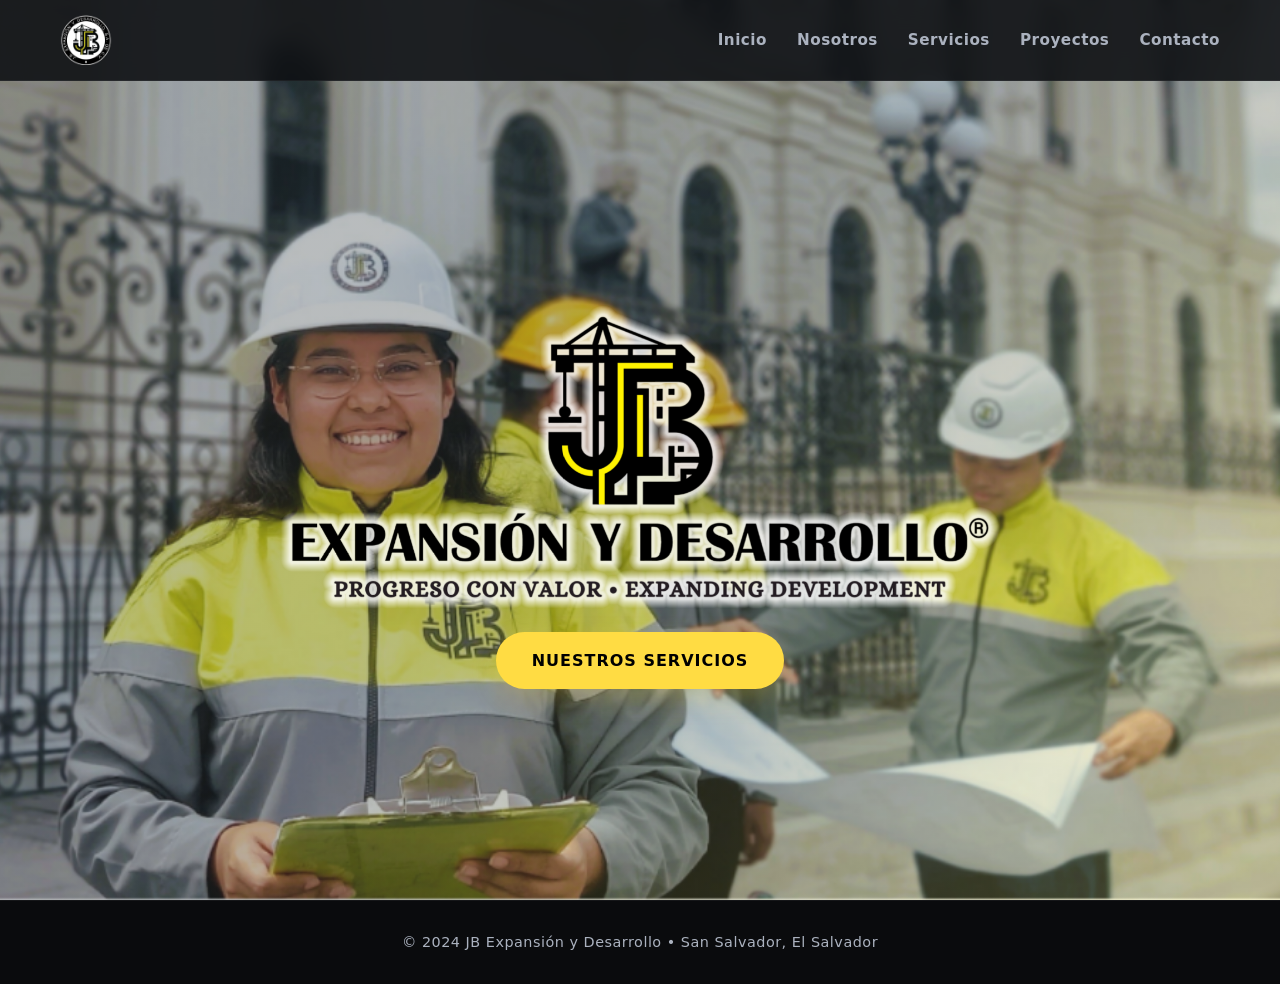
<file: index.html>
<!DOCTYPE html>
<html lang="es">
<head>
    <meta charset="UTF-8">
    <meta name="viewport" content="width=device-width, initial-scale=1.0">
    <title>JB Expansión y Desarrollo | Construimos hoy, inspiramos el mañana</title>
    <link rel="icon" type="image/png" href="JBlogoPNG.png">
    <link rel="stylesheet" href="estilos.css">
</head>
<body>
    <header>
        <nav>
            <img src="JBlogoPNG.png" alt="JB Expansión y Desarrollo" class="logo-img">
            <div class="nav-links">
                <a href="index.html">Inicio</a>
                <a href="nosotros.html">Nosotros</a>
                <a href="servicios.html">Servicios</a>
                <a href="proyectos.html">Proyectos</a>
                <a href="contacto.html">Contacto</a>
            </div>
        </nav>
    </header>

    <section class="hero">
        <div class="hero-content">

         <img src="IMAGOTIPO (2).png" alt="JB Expansión y Desarrollo" class="hero-imagotipo">

         <a href="servicios.html" class="btn">Nuestros Servicios</a>

        </div>
    </section>

    <footer>
        <p>© 2024 JB Expansión y Desarrollo • San Salvador, El Salvador</p>
    </footer>
</body>
</html>
</file>
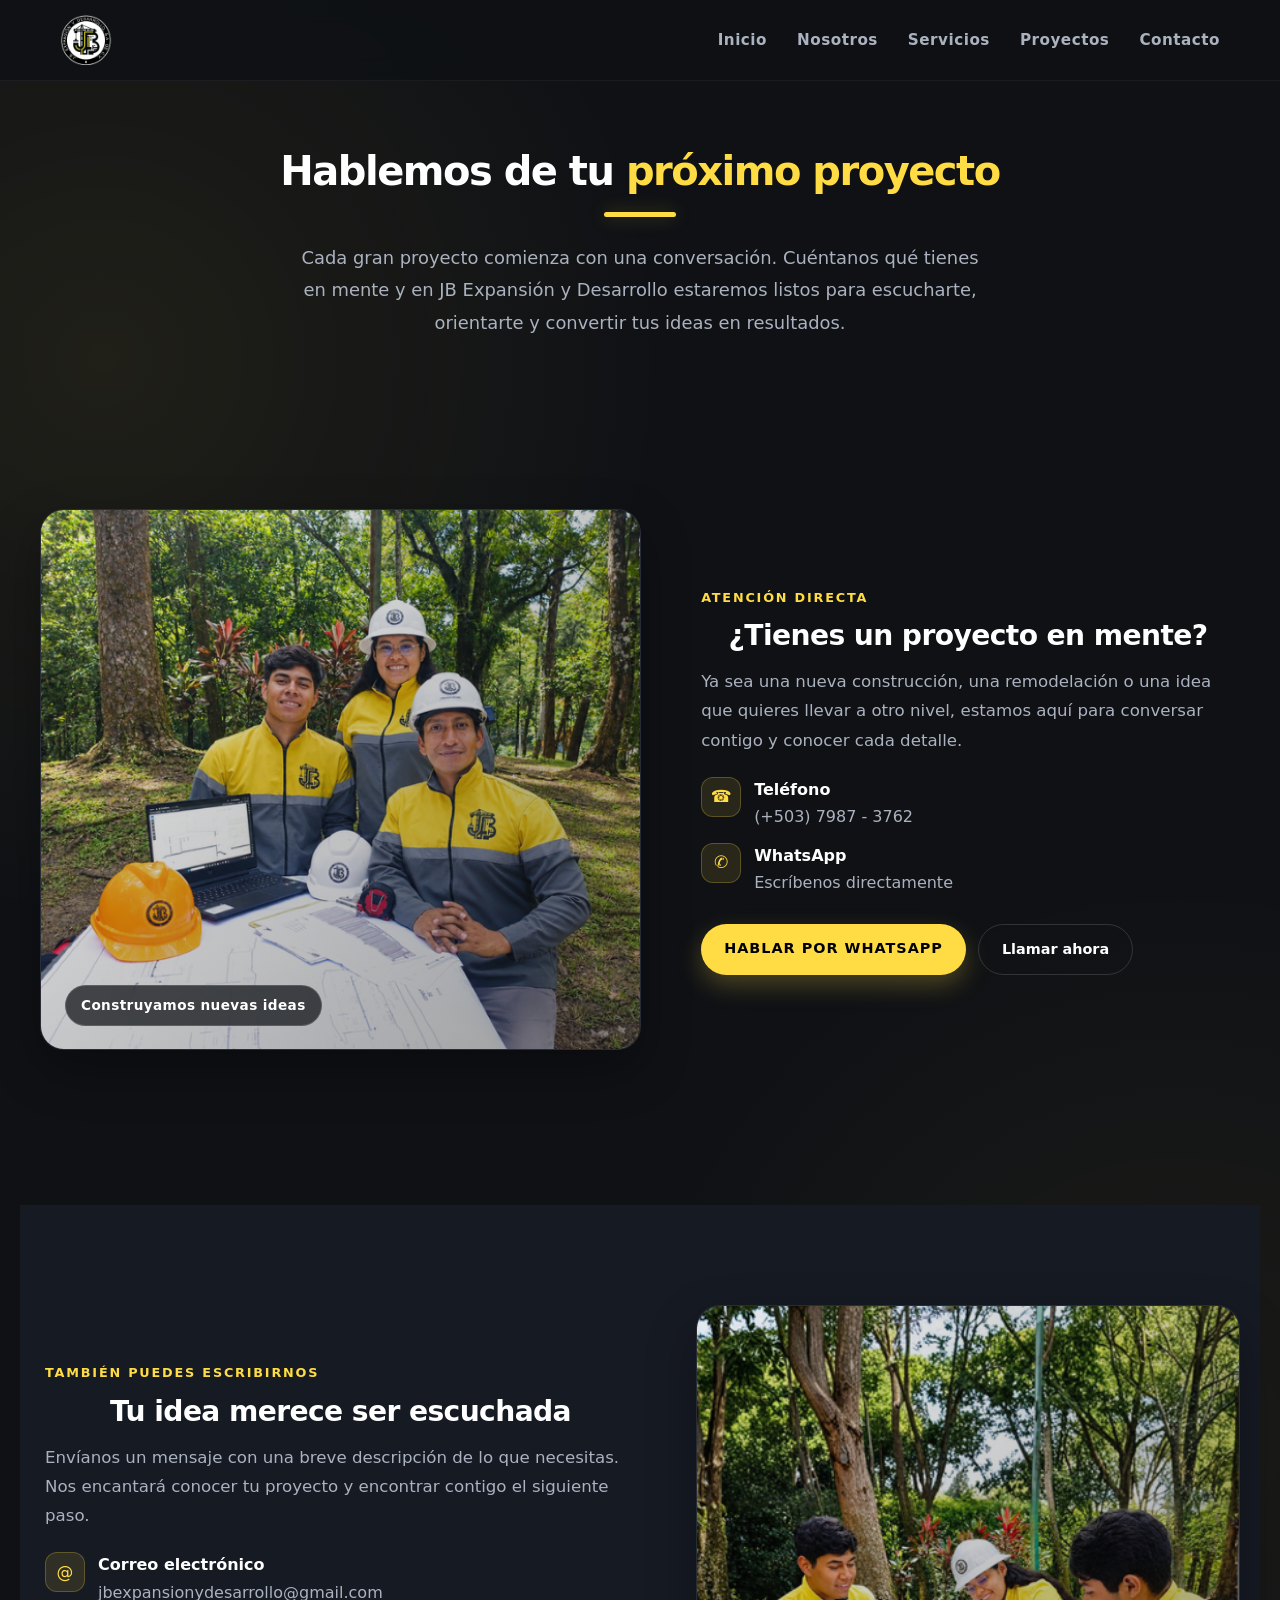
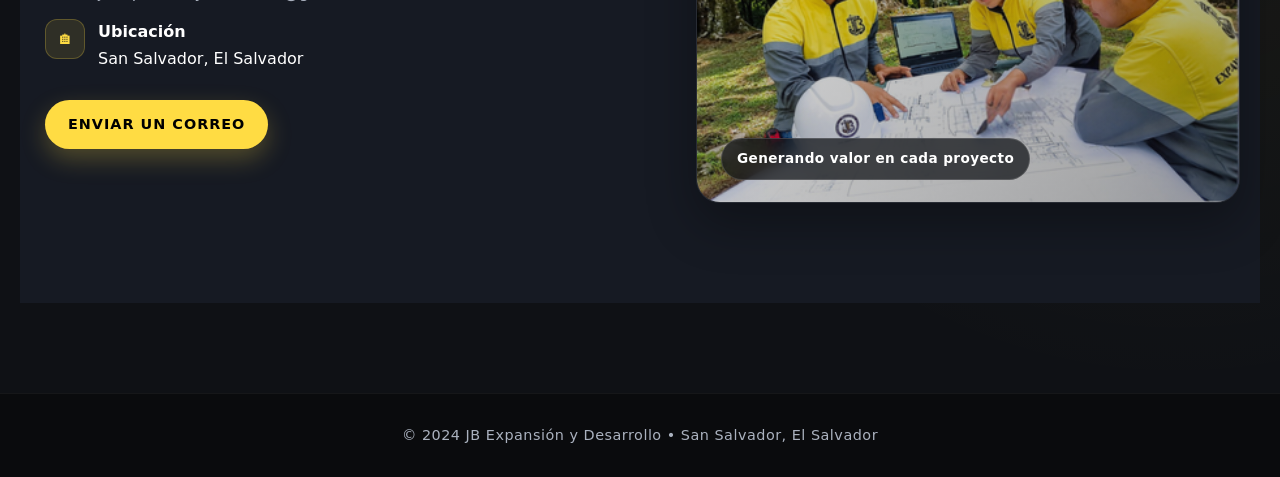
<file: contacto.html>
<!DOCTYPE html>
<html lang="es">
<head>
    <meta charset="UTF-8">
    <meta name="viewport" content="width=device-width, initial-scale=1.0">
    <meta name="description" content="Contacta con JB Expansión y Desarrollo para conversar sobre tu próximo proyecto.">
    <title>JB Expansión y Desarrollo | Contáctanos</title>
    <link rel="icon" type="image/png" href="JBlogoPNG.png">
    <link rel="stylesheet" href="estilos.css">
</head>
<body>
    <header>
        <nav>
            <img src="JBlogoPNG.png" alt="JB Expansión y Desarrollo" class="logo-img">
            <div class="nav-links">
                <a href="index.html">Inicio</a>
                <a href="nosotros.html">Nosotros</a>
                <a href="servicios.html">Servicios</a>
                <a href="proyectos.html">Proyectos</a>
                <a href="contacto.html">Contacto</a>
            </div>
        </nav>
    </header>

    <main class="contact-page">
        <div class="contact-intro">
            <h1>Hablemos de tu <span>próximo proyecto</span></h1>
            <div class="accent"></div>
            <p>
                Cada gran proyecto comienza con una conversación. Cuéntanos qué tienes en mente
                y en JB Expansión y Desarrollo estaremos listos para escucharte, orientarte y
                convertir tus ideas en resultados.
            </p>
        </div>

        <div class="contact-layout">
            <section class="contact-row">
                <div class="contact-visual">
                    <img src="ImgCont1.png" alt="Proyecto de JB Expansión y Desarrollo">
                    <span class="visual-label">Construyamos nuevas ideas</span>
                </div>

                <div class="contact-copy">
                    <span class="contact-kicker">Atención directa</span>
                    <h2>¿Tienes un proyecto en mente?</h2>
                    <p>
                        Ya sea una nueva construcción, una remodelación o una idea que quieres llevar
                        a otro nivel, estamos aquí para conversar contigo y conocer cada detalle.
                    </p>

                    <div class="contact-detail">
                        <span class="contact-icon">☎</span>
                        <div>
                            <strong>Teléfono</strong>
                            <a href="tel:+50379873762">(+503) 7987 - 3762</a>
                        </div>
                    </div>

                    <div class="contact-detail">
                        <span class="contact-icon">✆</span>
                        <div>
                            <strong>WhatsApp</strong>
                            <a href="https://wa.me/50379873762" target="_blank" rel="noopener noreferrer">Escríbenos directamente</a>
                        </div>
                    </div>

                    <div class="contact-actions">
                        <a class="btn" href="https://wa.me/50379873762" target="_blank" rel="noopener noreferrer">Hablar por WhatsApp</a>
                        <a class="btn-outline" href="tel:+50379873762">Llamar ahora</a>
                    </div>
                </div>
            </section>

            <section class="contact-row reverse">
                <div class="contact-visual">
                    <img src="ImgCont2.png" alt="Trabajo y desarrollo de proyectos">
                    <span class="visual-label">Generando valor en cada proyecto</span>
                </div>

                <div class="contact-copy">
                    <span class="contact-kicker">También puedes escribirnos</span>
                    <h2>Tu idea merece ser escuchada</h2>
                    <p>
                        Envíanos un mensaje con una breve descripción de lo que necesitas. Nos encantará
                        conocer tu proyecto y encontrar contigo el siguiente paso.
                    </p>

                    <div class="contact-detail">
                        <span class="contact-icon">@</span>
                        <div>
                            <strong>Correo electrónico</strong>
                            <a href="mailto:jbexpansionydesarrollo@gmail.com">jbexpansionydesarrollo@gmail.com</a>
                        </div>
                    </div>

                    <div class="contact-detail">
                        <span class="contact-icon">🏠︎</span>
                        <div>
                            <strong>Ubicación</strong>
                            <span>San Salvador, El Salvador</span>
                        </div>
                    </div>

                    <div class="contact-actions">
                        <a class="btn" href="mailto:jbexpansionydesarrollo@gmail.com">Enviar un correo</a>
                    </div>
                </div>
            </section>

        </div>
    </main>

    <footer>
        <p>© 2024 JB Expansión y Desarrollo • San Salvador, El Salvador</p>
    </footer>
</body>
</html>
</file>
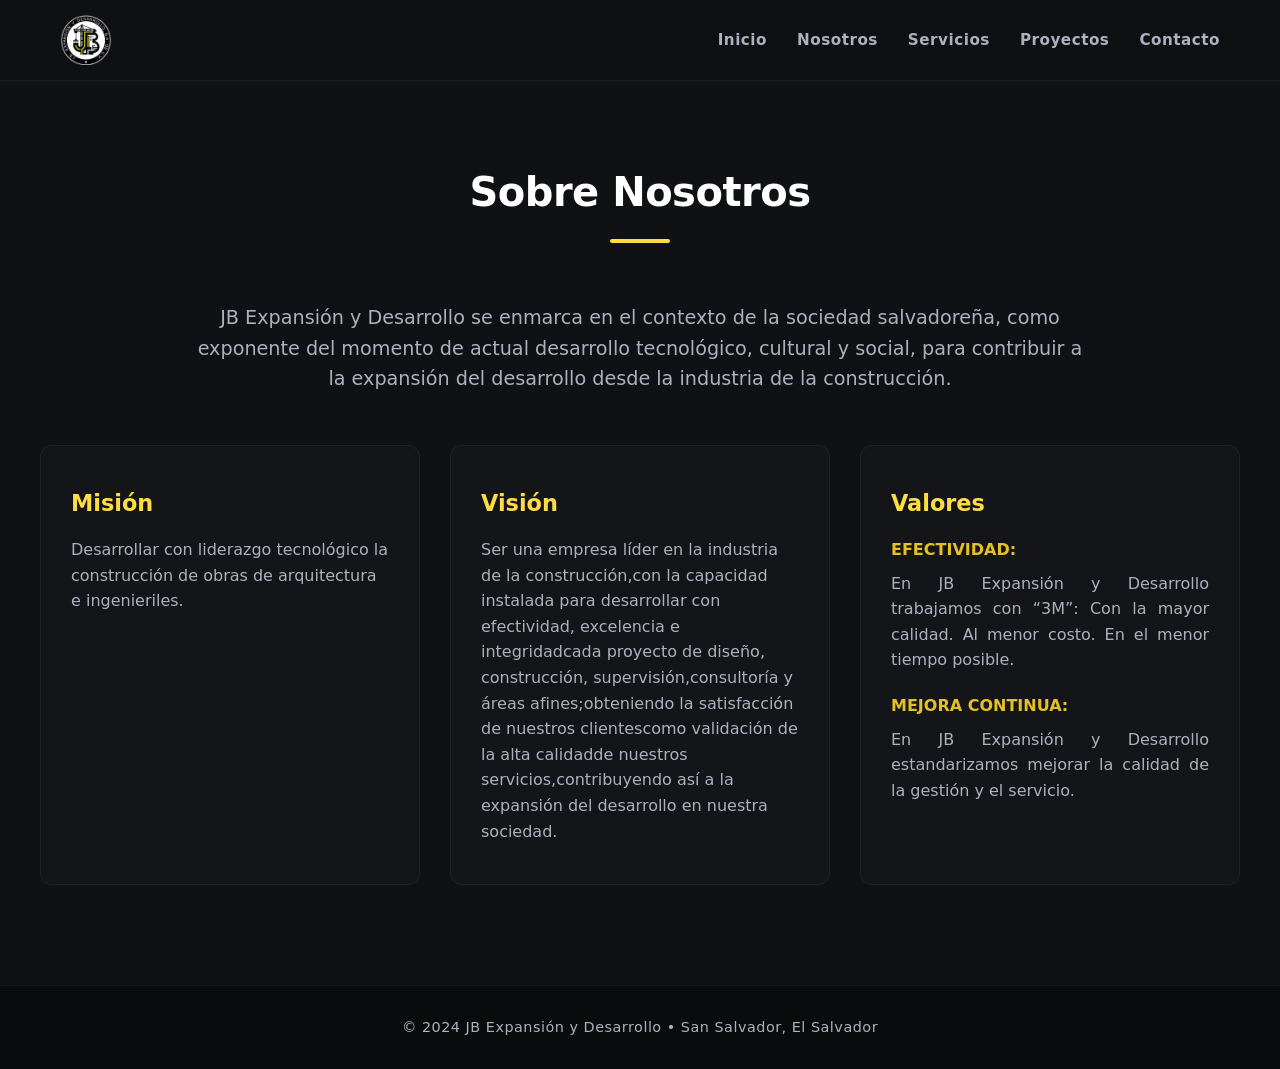
<file: nosotros.html>
<!DOCTYPE html>
<html lang="es">
<head>
    <meta charset="UTF-8">
    <meta name="viewport" content="width=device-width, initial-scale=1.0">
    <title>JB Expansión y Desarrollo | Sobre Nosotros</title>
    <link rel="icon" type="image/png" href="JBlogoPNG.png">
    <link rel="stylesheet" href="estilos.css">
</head>
<body>
    <header>
        <nav>
            <img src="JBlogoPNG.png" alt="JB Expansión y Desarrollo" class="logo-img">
            <div class="nav-links">
                <a href="index.html">Inicio</a>
                <a href="nosotros.html">Nosotros</a>
                <a href="servicios.html">Servicios</a>
                <a href="proyectos.html">Proyectos</a>
                <a href="contacto.html">Contacto</a>
            </div>
        </nav>
    </header>

    <section style="padding-top: 160px;">
        <div class="container">
            <h2>Sobre Nosotros</h2>
            <p style="text-align:center; font-size:1.2rem; max-width:900px; margin:0 auto 50px; color: var(--text-muted);">
                JB Expansión y Desarrollo se enmarca en el contexto de la sociedad salvadoreña,
                como exponente del momento de actual desarrollo tecnológico, cultural y social, para contribuir
                a la expansión del desarrollo desde la industria  de la construcción.
            </p>

            <div class="grid-mv">
                <div class="card-mv">
                    <h3>Misión</h3>
                    <p>Desarrollar con liderazgo tecnológico 
                    la construcción de obras de arquitectura e ingenieriles.</p>
                </div>

                <div class="card-mv">
                    <h3>Visión</h3>
                    <p>Ser una empresa líder en la industria de la construcción,con la capacidad instalada para desarrollar con efectividad, excelencia e integridadcada proyecto de diseño, construcción, supervisión,consultoría y áreas afines;obteniendo la satisfacción de nuestros clientescomo validación de la alta calidadde nuestros servicios,contribuyendo así a la expansión del desarrollo en nuestra sociedad.</p>
                </div>

                <div class="card-mv">
                    <h3>Valores</h3>
                    <ul class="valores-container">
                        <li>
                            <strong>EFECTIVIDAD:</strong>
                            <p>En JB Expansión y Desarrollo trabajamos con “3M”:
                            Con la <span>mayor</span> calidad.
                            Al menor costo.
                            En el menor tiempo posible.</p>
                        </li>
                        <li>
                            <strong>MEJORA CONTINUA:</strong>
                        <p>En JB Expansión y Desarrollo estandarizamos mejorar
                        la calidad de la gestión y el servicio.</p>
                        </li>
                    </ul>
                </div>
            </div>
        </div>
    </section>

    <footer>
        <p>© 2024 JB Expansión y Desarrollo • San Salvador, El Salvador</p>
    </footer>
</body>
</html>
</file>
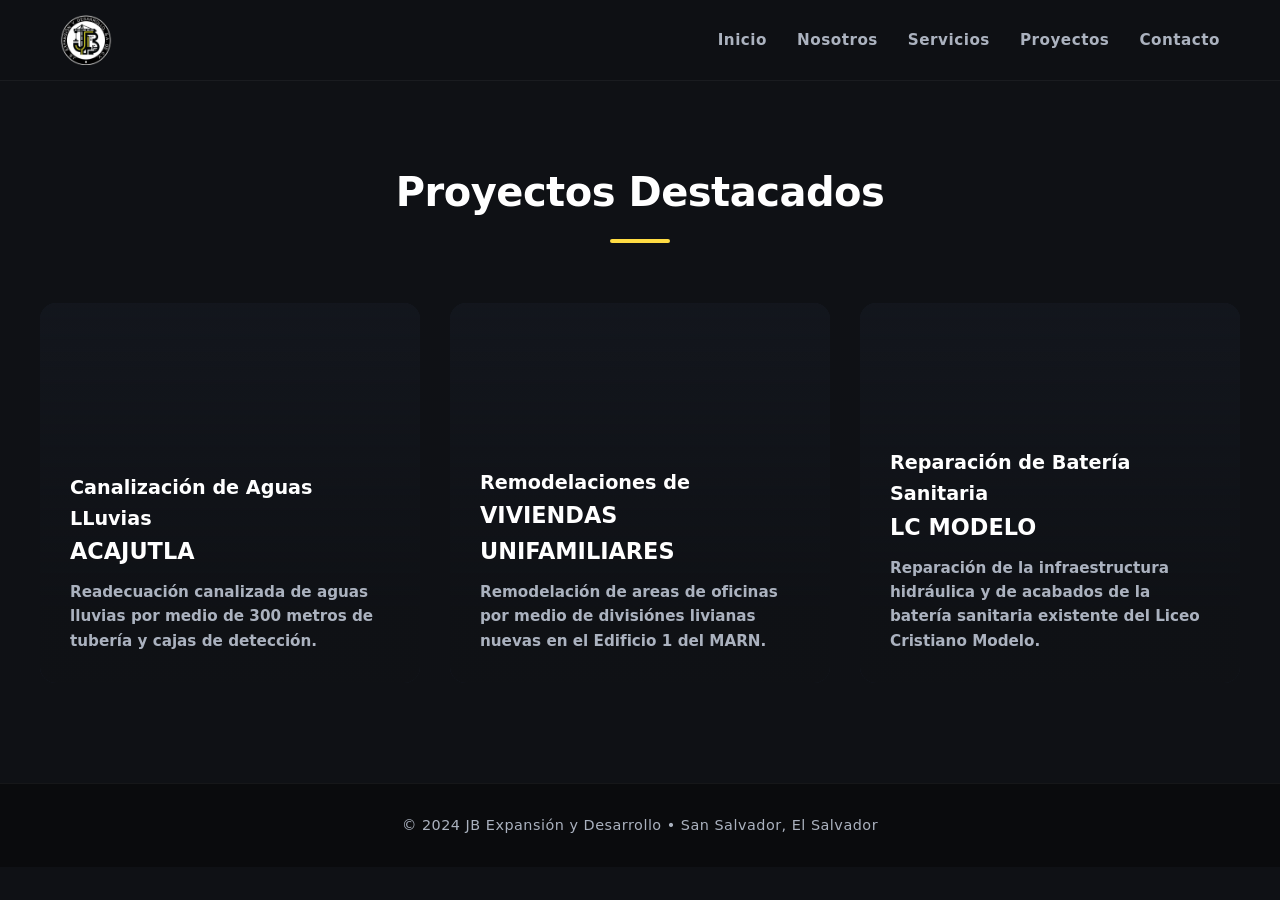
<file: proyectos.html>
<!DOCTYPE html>
<html lang="es">
<head>
    <meta charset="UTF-8">
    <meta name="viewport" content="width=device-width, initial-scale=1.0">
    <title>JB Expansión y Desarrollo | Nuestros Proyectos</title>
    <link rel="icon" type="image/png" href="JBlogoPNG.png">
    <link rel="stylesheet" href="estilos.css">
</head>
<body>
    <header>
        <nav>
            <img src="JBlogoPNG.png" alt="JB Expansión y Desarrollo" class="logo-img">
            <div class="nav-links">
                <a href="index.html">Inicio</a>
                <a href="nosotros.html">Nosotros</a>
                <a href="servicios.html">Servicios</a>
                <a href="proyectos.html">Proyectos</a>
                <a href="contacto.html">Contacto</a>
            </div>
        </nav>
    </header>

    <section style="padding-top: 160px;">
        <div class="container">
            <h2>Proyectos Destacados</h2>
            <div class="projects-grid">

                <div class="card project-card">
                    <div class="project-slideshow" aria-label="Galería de imágenes: Canalización de aguas lluvias en Acajutla">
                        <img src="ImgProyAcaj4.jpg" alt="Canalización de aguas lluvias en Acajutla - imagen 1" class="slide slide-1">
                        <img src="ImgProyAcaj3.jpg" alt="Canalización de aguas lluvias en Acajutla - imagen 2" class="slide slide-2">
                        <img src="ImgProyAcaj2.png" alt="Canalización de aguas lluvias en Acajutla - imagen 3" class="slide slide-3">
                    </div>
                    <div class="project-overlay">
                        <h4>Canalización de Aguas LLuvias</h4>
                        <h3>ACAJUTLA</h3>
                        <p>Readecuación canalizada de aguas lluvias por medio de 300 metros de tubería y cajas de detección.</p>
                    </div>
                </div>

                <div class="card project-card">
                    <div class="project-slideshow" aria-label="Galería de imágenes: Remodelaciones de oficinas MARN">
                        <img src="Casa1.jpeg" alt="Remodelaciones de oficinas MARN - imagen 1" class="slide slide-1">
                        <img src="Casa2.jpeg" alt="Remodelaciones de oficinas MARN - imagen 2" class="slide slide-2">
                        <img src="Casa3.jpeg" alt="Remodelaciones de oficinas MARN - imagen 3" class="slide slide-3">
                    </div>
                    <div class="project-overlay">
                        <h4>Remodelaciones de</h4>
                        <h3>VIVIENDAS UNIFAMILIARES</h3>
                        <p>Remodelación de areas de oficinas por medio de divisiónes livianas nuevas en el Edificio 1 del MARN.</p>
                    </div>
                </div>

                <div class="card project-card">
                    <div class="project-slideshow" aria-label="Galería de imágenes: Proyecto LC Modelo">
                        <img src="LCMOD1.jpg" alt="Proyecto LC Modelo - imagen 1" class="slide slide-1">
                        <img src="LCMOD2.jpg" alt="Proyecto LC Modelo - imagen 2" class="slide slide-2">
                        <img src="LCMOD3.jpg" alt="Proyecto LC Modelo - imagen 3" class="slide slide-3">
                    </div>
                    <div class="project-overlay">
                        <h4>Reparación de Batería Sanitaria</h4>
                        <h3>LC MODELO</h3> 
                        <p>Reparación de la infraestructura hidráulica y de acabados de la batería sanitaria existente del Liceo Cristiano Modelo.</p>
                    </div>
                </div>

            </div>
        </div>
    </section>

    <footer>
        <p>© 2024 JB Expansión y Desarrollo • San Salvador, El Salvador</p>
    </footer>

    <script>
        const tarjetas = document.querySelectorAll('.card');
        const observador = new IntersectionObserver((entradas) => {
            entradas.forEach(entrada => {
                if (entrada.isIntersecting) {
                    entrada.target.classList.add('visible');
                    observador.unobserve(entrada.target);
                }
            });
        }, { threshold: 0.1 });
        tarjetas.forEach(tarjeta => observador.observe(tarjeta));
    </script>
</body>
</html>
</file>
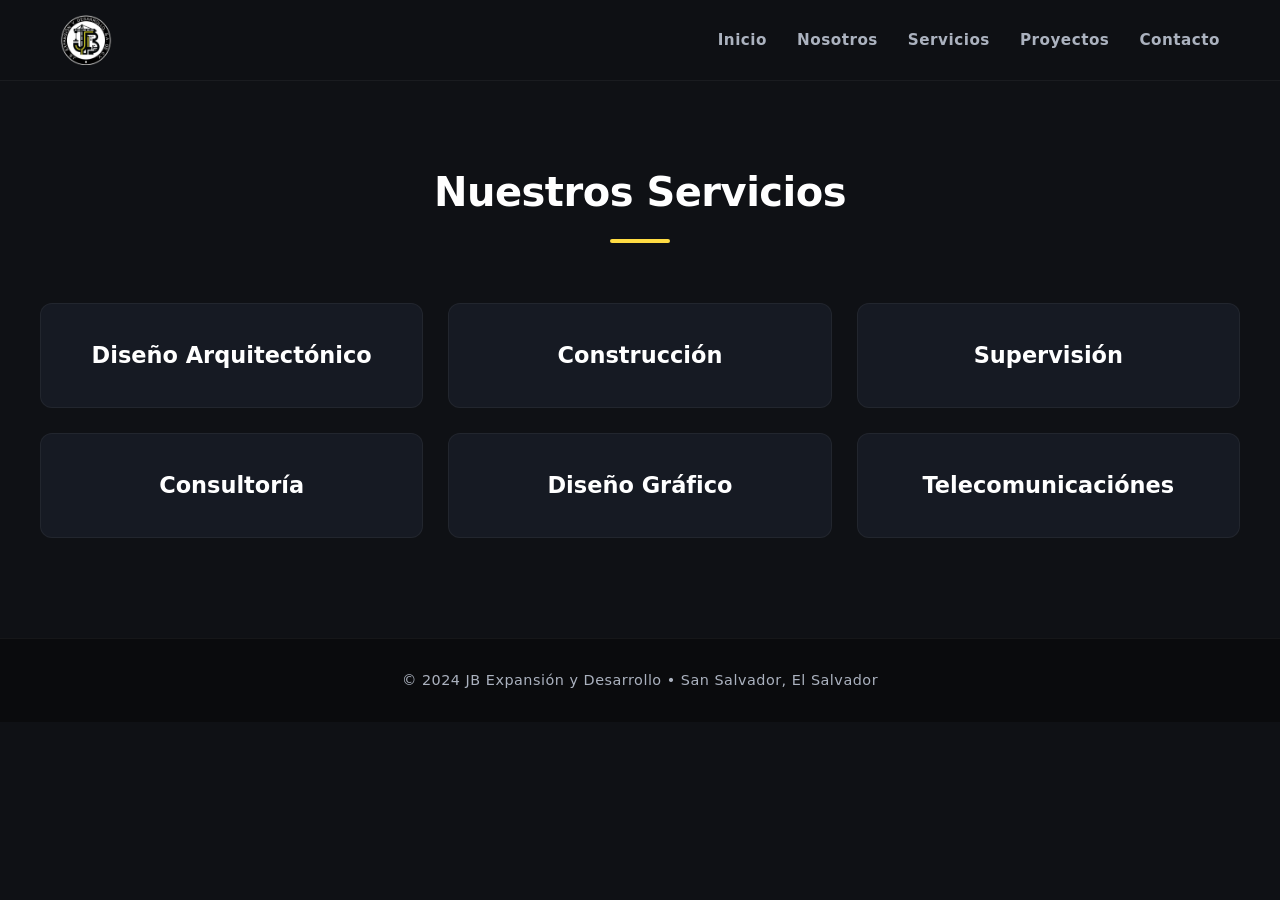
<file: servicios.html>
<!DOCTYPE html>
<html lang="es">
<head>
    <meta charset="UTF-8">
    <meta name="viewport" content="width=device-width, initial-scale=1.0">
    <title>JB Expansión y Desarrollo | Servicios</title>
    <link rel="icon" type="image/png" href="JBlogoPNG.png">
    <link rel="stylesheet" href="estilos.css">
</head>
<body>
    <header>
        <nav>
            <img src="JBlogoPNG.png" alt="JB Expansión y Desarrollo" class="logo-img">
            <div class="nav-links">
                <a href="index.html">Inicio</a>
                <a href="nosotros.html">Nosotros</a>
                <a href="servicios.html">Servicios</a>
                <a href="proyectos.html">Proyectos</a>
                <a href="contacto.html">Contacto</a>
            </div>
        </nav>
    </header>

    <section style="padding-top: 160px;">
        <div class="container">
            <h2>Nuestros Servicios</h2>

            <div class="services-grid">

                <div class="card">
                    <h3>Diseño Arquitectónico</h3>
                    <div class="card-info">
                        <img src="Diseño Arquitectónico.jpg" alt="Diseño Arquitectónico">
                        <div class="card-text">
                            <h4>Diseño Arquitectonico</h4>
                            <p>Dibujo de planos arquitectónicos para construcción, trámites de permisos y proyección de proyectos.</p>
                        </div>
                    </div>
                </div>

                <div class="card">
                    <h3>Construcción</h3>
                    <div class="card-info">
                        <img src="Construcción.jpeg" alt="Construcción">
                        <div class="card-text">
                            <h4>Construcción</h4>
                            <p>Construcción de obras civil, arquitectónicas y especialidades.</p>
                        </div>
                    </div>
                </div>

                <div class="card">
                    <h3>Supervisión</h3>
                    <div class="card-info">
                        <img src="Supervisión.jpg" alt="Supervisión">
                        <div class="card-text">
                            <h4>Supervisión</h4>
                            <p>Supervisión y acompañamiento profesional en proyectos de construcción.</p>
                        </div>
                    </div>
                </div>

                <div class="card">
                    <h3>Consultoría</h3>
                    <div class="card-info">
                        <img src="Consultoría.jpg" alt="Consultoría">
                        <div class="card-text">
                            <h4>Consultoría</h4>
                            <p>Asesoría en tramitología de permisos, construcción y diseño.</p>
                        </div>
                    </div>
                </div>

                <div class="card">
                    <h3>Diseño Gráfico</h3>
                    <div class="card-info">
                        <img src="Diseño Grafico.jpg" alt="Diseño Gráfico">
                        <div class="card-text">
                            <h4>Diseño Gráfico</h4>
                            <p>Soluciónes digitales creativas basadas en diseño gráfico y marketing especializado.</p>
                        </div>
                    </div>
                </div>

                <div class="card">
                    <h3>Telecomunicaciónes</h3>
                    <div class="card-info">
                        <img src="Telecomunicaciónes.jpg" alt="Telecomunicaciónes">
                        <div class="card-text">
                            <h4>Telecomunicaciónes</h4>
                            <p>Soluciónes en comunicación aplicadas a la construcción de obras civiles y arquitectónicas.</p>
                        </div>
                    </div>
                </div>

            </div>
        </div>
    </section>

    <footer>
        <p>© 2024 JB Expansión y Desarrollo • San Salvador, El Salvador</p>
    </footer>

    <script>
        const tarjetas = document.querySelectorAll('.services-grid .card');

        const observador = new IntersectionObserver((entradas) => {
            entradas.forEach(entrada => {
                if (entrada.isIntersecting) {
                    entrada.target.classList.add('visible');
                    observador.unobserve(entrada.target);
                }
            });
        }, { threshold: 0.05 });

        tarjetas.forEach(tarjeta => observador.observe(tarjeta));

        tarjetas.forEach(tarjeta => {
            tarjeta.addEventListener('click', () => {
                const estabaActiva = tarjeta.classList.contains('active');

                tarjetas.forEach(otraTarjeta => {
                    otraTarjeta.classList.remove('active');
                });

                if (!estabaActiva) {
                    tarjeta.classList.add('active');
                }
            });
        });
    </script>
</body>
</html>
</file>
<file: estilos.css>
/* VARIABLES Y CONFIGURACIÓN BASE */
:root {
  --primary: #ffdc43;       /* Amarillo/Dorado Corporativo */
  --primary-hover: #e5c123; /* Dorado oscuro para estados hover */
  --bg-dark: #0f1115;       /* Fondo oscuro profundo principal */
  --bg-card: #161a23;       /* Fondo para tarjetas y bloques secundarios */
  --bg-input: #1f2430;      /* Fondo para campos de texto */
  --text-main: #ffffff;     /* Texto principal */
  --text-muted: #abb2bf;    /* Texto secundario/descripciones */
  --font-family: 'Segoe UI', system-ui, -apple-system, sans-serif;
  --transition: all 0.3s cubic-bezier(0.25, 0.8, 0.25, 1);
}

* {
  margin: 0;
  padding: 0;
  box-sizing: border-box;
}

body {
  font-family: var(--font-family);
  background-color: var(--bg-dark);
  color: var(--text-main);
  line-height: 1.6;
  overflow-x: hidden;
}

/* NAVEGACIÓN */
header {
  position: fixed;
  top: 0;
  left: 0;
  width: 100%;
  background-color: rgba(15, 17, 21, 0.9);
  backdrop-filter: blur(12px);
  -webkit-backdrop-filter: blur(12px);
  z-index: 1000;
  border-bottom: 1px solid rgba(255, 255, 255, 0.05);
}

nav {
  max-width: 1200px;
  margin: 0 auto;
  padding: 15px 20px;
  display: flex;
  justify-content: space-between;
  align-items: center;
}

.logo-img {
  height: 50px;
  width: auto;
  object-fit: contain;
  border-radius: 4px;
}

.nav-links {
  display: flex;
  gap: 30px;
}

.nav-links a {
  color: var(--text-muted);
  text-decoration: none;
  font-weight: 600;
  font-size: 0.95rem;
  letter-spacing: 0.5px;
  transition: var(--transition);
  position: relative;
  padding: 5px 0;
}

.nav-links a::after {
  content: '';
  position: absolute;
  width: 0;
  height: 2px;
  bottom: 0;
  left: 0;
  background-color: var(--primary);
  transition: var(--transition);
}

.nav-links a:hover::after {
  width: 100%;
}

.nav-links a:hover {
  color: var(--primary);
}

/* HERO SECTION */
.hero {
  min-height: 100vh;
  background: linear-gradient(135deg, rgba(50, 60, 68, 0.336) 50%, rgba(253, 242, 95, 0.26) 100%), 
              url('Imgindex.png');
  background-size: cover;
  background-position: center;
  background-repeat: no-repeat;
  display: flex;
  justify-content: center;
  align-items: center;
  text-align: center;
  padding: 140px 20px 80px;
}

.hero-content {
  max-width: 800px;
  animation: fadeInUp 1s ease-out forwards;
}

/* IMAGOTIPO PRINCIPAL DEL INICIO */

.hero-imagotipo {
  display: block;
  width: 900;
  max-width: 90%;
  height: auto;
  margin: 0 auto -40px;

  object-fit: contain;

  animation: fadeInUp 1s ease-out forwards;
}

@media (max-width: 768px) {

  .hero-imagotipo {
    width: 400px;
    max-width: 90%;
    margin-bottom: 20px;
  }

}
/* Botón Premium */
.btn {
  display: inline-block;
  background-color: var(--primary);
  color: #000000;
  text-decoration: none;
  padding: 16px 36px;
  font-weight: 700;
  font-size: 1rem;
  border-radius: 50px;
  text-transform: uppercase;
  letter-spacing: 1px;
  box-shadow: 0 10px 25px rgba(255, 220, 67, 0.25);
  transition: var(--transition);
  border: none;
  cursor: pointer;
}

.btn:hover {
  transform: translateY(-3px);
  background-color: var(--primary-hover);
  box-shadow: 0 15px 30px rgba(255, 220, 67, 0.4);
}

/* ESTRUCTURA DE SECCIONES GENERALES */
section {
  padding: 100px 20px;
}

/* Secciones alternadas para dar dinamismo */
section:nth-of-type(even) {
  background-color: var(--bg-card);
}

.container {
  max-width: 1200px;
  margin: 0 auto;
}

section h2 {
  font-size: 2.5rem;
  font-weight: 700;
  text-align: center;
  margin-bottom: 60px;
  position: relative;
  letter-spacing: -0.5px;
}

section h2::after {
  content: '';
  display: block;
  width: 60px;
  height: 4px;
  background-color: var(--primary);
  margin: 15px auto 0;
  border-radius: 2px;
}

/* MISION, VISION Y VALORES */
.grid-mv {
  display: grid;
  grid-template-columns: repeat(auto-fit, minmax(300px, 1fr));
  gap: 30px;
  margin-top: 50px;
}

.card-mv {
  background-color: rgba(255, 255, 255, 0.02);
  border: 1px solid rgba(255, 255, 255, 0.05);
  padding: 40px 30px;
  border-radius: 12px;
  transition: var(--transition);
}

.card-mv:hover {
  transform: translateY(-5px);
  border-color: rgba(255, 220, 67, 0.3);
  background-color: rgba(255, 255, 255, 0.04);
}

.card-mv h3 {
  color: var(--primary);
  font-size: 1.4rem;
  margin-bottom: 15px;
  font-weight: 600;
}

.card-mv p {
  color: var(--text-muted);
  font-size: 1rem;
}

/* Lista de Valores o Container*/
li {
    color:#e5c123;  
    display: flex;
    flex-direction: column; /* Alinea el título y el párrafo verticalmente */
    align-items: flex-start; /* Alinea el texto a la izquierda */
    margin-bottom: 20px; /* Añade separación entre cada valor */
    width: 100%; /* Fuerza a que ocupe todo el ancho disponible */
}

li p {
    width: 100%; /* Permite que el texto se alargue horizontalmente */
    margin-top: 8px; /* Despega el párrafo del título */
    text-align: justify; /* Opcional: hace que el texto se vea ordenado */
}

/* SERVICIOS */
.services-grid {
  display: grid;
  grid-template-columns: repeat(auto-fit, minmax(300px, 1fr));
  gap: 25px;
}

.card {
  background-color: var(--bg-card);
  border: 1px solid rgba(255, 255, 255, 0.05);
  padding: 35px 25px;
  border-radius: 12px;
  font-size: 1.2rem;
  font-weight: 600;
  text-align: center;
  color: var(--text-main);
  transition: var(--transition);
  opacity: 0; /* Preparado para la animación JS */
  transform: translateY(30px);
}

/* Cuando JS activa la clase */
.card.visible {
  opacity: 1;
  transform: translateY(0);
}

section:nth-of-type(even) .card {
  background-color: var(--bg-dark);
}

.card:hover {
  border-color: var(--primary);
  color: var(--primary);
  box-shadow: 0 10px 20px rgb(66, 66, 66);
}

/* PROYECTOS DESTACADOS */
.projects-grid {
  display: grid;
  grid-template-columns: repeat(auto-fit, minmax(350px, 1fr));
  gap: 30px;
}

.project-card {
  position: relative;
  overflow: hidden;
  border-radius: 16px;
  height: 380px;
  padding: 0;
  border: none;
}

.project-card img {
  width: 100%;
  height: 100%;
  object-fit: cover;
  transition: transform 0.5s ease;
}

.project-overlay {
  position: absolute;
  top: 0;
  left: 0;
  width: 100%;
  height: 100%;
  background: linear-gradient(to top, rgba(15, 17, 21, 0.95) 20%, rgba(15, 17, 21, 0.4) 100%);
  display: flex;
  flex-direction: column;
  justify-content: flex-end;
  padding: 30px;
  text-align: left;
  transition: var(--transition);
}

.project-overlay h3 {
  color: var(--text-main);
  font-size: 1.4rem;
  margin-bottom: 10px;
}

.project-overlay p {
  color: var(--text-muted);
  font-size: 0.95rem;
}

.project-card:hover img {
  transform: scale(1.08);
}

/* FORMULARIO DE CONTACTO Y FOOTER */
.contact-info {
  text-align: center;
  margin-bottom: 50px;
  font-size: 1.15rem;
  color: var(--text-muted);
}

.contact-info strong {
  color: var(--primary);
}

.premium-form {
  max-width: 650px;
  margin: 0 auto;
  background: var(--bg-card);
  padding: 45px;
  border-radius: 16px;
  border: 1px solid rgba(255, 255, 255, 0.05);
  box-shadow: 0 15px 35px rgba(0,0,0,0.3);
}

.premium-form input,
.premium-form textarea {
  width: 100%;
  padding: 16px;
  margin-bottom: 20px;
  background-color: var(--bg-input);
  border: 1px solid rgba(255, 255, 255, 0.1);
  border-radius: 8px;
  color: var(--text-main);
  font-family: var(--font-family);
  font-size: 1rem;
  transition: var(--transition);
}

.premium-form input:focus,
.premium-form textarea:focus {
  outline: none;
  border-color: var(--primary);
  box-shadow: 0 0 8px rgba(255, 220, 67, 0.2);
}

footer {
  background-color: #0a0b0d;
  padding: 30px 20px;
  text-align: center;
  border-top: 1px solid rgba(255, 255, 255, 0.05);
}

footer p {
  color: var(--text-muted);
  font-size: 0.9rem;
  letter-spacing: 0.5px;
}

/* ANIMACIONES Y RESPONSIVE */
@keyframes fadeInUp {
  from {
    opacity: 0;
    transform: translateY(30px);
  }
  to {
    opacity: 1;
    transform: translateY(0);
  }
}

@media (max-width: 768px) {
  .hero-content h1 { font-size: 2.5rem; }
  .hero-content p { font-size: 1.1rem; }
  nav { flex-direction: column; gap: 15px; }
  .nav-links { gap: 15px; flex-wrap: wrap; justify-content: center; }
  section { padding: 60px 20px; }
  .valores-list { grid-template-columns: 1fr; }
  .premium-form { padding: 30px 20px; }
}

/* =========================================================
   SERVICIOS - CARDS INTERACTIVAS
   IMPORTANTE: estos estilos están limitados a .services-grid
   para NO modificar las cards de proyectos.html.
   ========================================================= */

.services-grid {
  align-items: start;
}

.services-grid .card {
  position: relative;
  height: 105px;
  min-height: 105px;
  padding: 0;
  overflow: hidden;
  cursor: pointer;
  align-self: start;
  transition:
    height 0.5s ease,
    min-height 0.5s ease,
    transform 0.4s ease,
    border-color 0.4s ease,
    box-shadow 0.4s ease;
}

.services-grid .card h3 {
  position: absolute;
  inset: 0;
  z-index: 3;
  display: flex;
  align-items: center;
  justify-content: center;
  padding: 20px;
  margin: 0;
  color: var(--text-main);
  transition: opacity 0.35s ease, transform 0.35s ease;
}

.services-grid .card-info {
  position: absolute;
  inset: 0;
  display: flex;
  align-items: flex-end;
  padding: 24px;
  opacity: 0;
  transform: scale(1.04);
  transition: opacity 0.45s ease, transform 0.55s ease;
  overflow: hidden;
}

.services-grid .card-info::before {
  content: "";
  position: absolute;
  inset: 0;
  z-index: 1;
  background: linear-gradient(
    to top,
    rgba(15, 17, 21, 0.98) 0%,
    rgba(15, 17, 21, 0.78) 48%,
    rgba(15, 17, 21, 0.20) 100%
  );
}

.services-grid .card-info img {
  position: absolute;
  inset: 0;
  width: 100%;
  height: 100%;
  object-fit: cover;
  z-index: 0;
  transition: transform 0.65s ease;
}

.services-grid .card-text {
  position: relative;
  z-index: 2;
  width: 100%;
  text-align: left;
}

.services-grid .card-text h4 {
  margin: 0 0 7px;
  color: var(--primary);
  font-size: 1.15rem;
  font-weight: 700;
}

.services-grid .card-text p {
  margin: 0;
  color: var(--text-main);
  font-size: 0.92rem;
  line-height: 1.45;
  font-weight: 400;
}

.services-grid .card:hover,
.services-grid .card.active {
  height: 260px;
  min-height: 260px;
  transform: translateY(-7px);
  border-color: var(--primary);
  box-shadow:
    0 15px 35px rgba(0, 0, 0, 0.5),
    0 0 15px rgba(255, 220, 67, 0.15);
}

.services-grid .card:hover h3,
.services-grid .card.active h3 {
  opacity: 0;
  transform: translateY(-20px);
}

.services-grid .card:hover .card-info,
.services-grid .card.active .card-info {
  opacity: 1;
  transform: scale(1);
}

.services-grid .card:hover .card-info img,
.services-grid .card.active .card-info img {
  transform: scale(1.08);
}

/* En teléfonos el toque/clic abre la card */
@media (max-width: 768px) {
  .services-grid {
    grid-template-columns: 1fr;
  }

  .services-grid .card,
  .services-grid .card:hover {
    height: 110px;
    min-height: 110px;
    transform: none;
  }

  .services-grid .card.active {
    height: 285px;
    min-height: 285px;
    transform: translateY(-5px);
  }

  .services-grid .card.active .card-info {
    opacity: 1;
    transform: scale(1);
  }

  .services-grid .card.active h3 {
    opacity: 0;
    transform: translateY(-20px);
  }
}


/* =========================================================
   CONTACTO - ESTILOS ESPECIFICOS
   ========================================================= */
.contact-page {
            padding: 150px 20px 90px;
            background:
                radial-gradient(circle at 8% 18%, rgba(255, 220, 67, 0.07), transparent 28%),
                radial-gradient(circle at 92% 72%, rgba(255, 220, 67, 0.05), transparent 30%),
                var(--bg-dark);
        }

        .contact-intro {
            max-width: 850px;
            margin: 0 auto 70px;
            text-align: center;
        }

        .contact-intro h1 {
            font-size: 2.5rem;
            line-height: 1.05;
            margin-bottom: 20px;
            letter-spacing: -1.5px;
        }

        .contact-intro h1 span {
            color: var(--primary);
        }

        .contact-intro .accent {
            width: 72px;
            height: 5px;
            margin: 0 auto 25px;
            border-radius: 10px;
            background: var(--primary);
            box-shadow: 0 0 18px rgba(255, 220, 67, 0.28);
        }

        .contact-intro p {
            max-width: 700px;
            margin: 0 auto;
            color: var(--text-muted);
            font-size: 1.12rem;
            line-height: 1.8;
        }

        .contact-layout {
            max-width: 1250px;
            margin: 0 auto;
            display: grid;
            gap: 55px;
        }

        .contact-row {
            display: grid;
            grid-template-columns: minmax(0, 1.05fr) minmax(0, 0.95fr);
            gap: 55px;
            align-items: center;
        }

        .contact-row.reverse .contact-visual {
            order: 2;
        }

        .contact-row.reverse .contact-copy {
            order: 1;
        }

        .contact-visual {
            position: relative;
            min-height: 350px;
            overflow: hidden;
            border-radius: 24px;
            border: 1px solid rgba(255, 255, 255, 0.08);
            background: var(--bg-card);
            box-shadow: 0 20px 50px rgba(0, 0, 0, 0.32);
        }

        .contact-visual img {
            width: 100%;
            height: 100%;
            min-height: 350px;
            display: block;
            object-fit: cover;
            transition: transform 0.7s ease;
        }

        .contact-visual::after {
            content: "";
            position: absolute;
            inset: 0;
            background: linear-gradient(135deg, rgba(15, 17, 21, 0.05), rgba(15, 17, 21, 0.42));
            pointer-events: none;
        }

        .contact-visual:hover img {
            transform: scale(1.05);
        }

        .visual-label {
            position: absolute;
            z-index: 2;
            left: 24px;
            bottom: 22px;
            padding: 9px 15px;
            border: 1px solid rgba(255, 255, 255, 0.15);
            border-radius: 999px;
            background: rgba(15, 17, 21, 0.72);
            backdrop-filter: blur(8px);
            color: var(--text-main);
            font-size: 0.85rem;
            font-weight: 700;
            letter-spacing: 0.4px;
        }

        .contact-copy {
            padding: 10px 5px;
        }

        .contact-kicker {
            display: inline-block;
            margin-bottom: 12px;
            color: var(--primary);
            font-size: 0.8rem;
            font-weight: 800;
            text-transform: uppercase;
            letter-spacing: 1.8px;
        }

        .contact-copy h2 {
            margin: 0 0 15px;
            font-size: clamp(1.8rem, 3vw, 2.55rem);
            line-height: 1.15;
        }

        .contact-copy h2::after {
            display: none;
        }

        .contact-copy p {
            margin-bottom: 22px;
            color: var(--text-muted);
            font-size: 1.04rem;
            line-height: 1.75;
        }

        .contact-detail {
            display: flex;
            align-items: flex-start;
            gap: 13px;
            margin: 13px 0;
            color: var(--text-main);
        }

        .contact-icon {
            flex: 0 0 40px;
            width: 40px;
            height: 40px;
            display: grid;
            place-items: center;
            border-radius: 12px;
            background: rgba(255, 220, 67, 0.11);
            border: 1px solid rgba(255, 220, 67, 0.24);
            color: var(--primary);
            font-size: 1.05rem;
        }

        .contact-detail strong {
            display: block;
            margin-bottom: 2px;
            color: var(--text-main);
        }

        .contact-detail a {
            color: var(--text-muted);
            text-decoration: none;
            transition: var(--transition);
        }

        .contact-detail a:hover {
            color: var(--primary);
        }

        .contact-actions {
            display: flex;
            flex-wrap: wrap;
            gap: 12px;
            margin-top: 28px;
        }

        .contact-actions .btn {
            padding: 13px 23px;
            font-size: 0.9rem;
        }

        .btn-outline {
            display: inline-block;
            padding: 13px 23px;
            border: 1px solid rgba(255, 255, 255, 0.14);
            border-radius: 50px;
            color: var(--text-main);
            text-decoration: none;
            font-weight: 700;
            font-size: 0.9rem;
            transition: var(--transition);
        }

        .btn-outline:hover {
            border-color: var(--primary);
            color: var(--primary);
            transform: translateY(-3px);
        }

        .contact-form-section {
            max-width: 850px;
            margin: 25px auto 0;
            padding: 48px;
            border: 1px solid rgba(255, 255, 255, 0.07);
            border-radius: 24px;
            background: linear-gradient(145deg, rgba(255,255,255,0.035), rgba(255,255,255,0.015));
            box-shadow: 0 20px 50px rgba(0,0,0,0.25);
        }

        .contact-form-section h2 {
            margin-bottom: 12px;
        }

        .contact-form-section h2::after {
            margin-left: 0;
            margin-right: 0;
        }

        .contact-form-section > p {
            margin-bottom: 30px;
            color: var(--text-muted);
        }

        .premium-form {
            max-width: none;
            margin: 0;
            padding: 0;
            background: transparent;
            border: 0;
            box-shadow: none;
        }

        .form-grid {
            display: grid;
            grid-template-columns: 1fr 1fr;
            gap: 0 18px;
        }

        .form-grid input,
        .form-grid textarea {
            margin-bottom: 18px;
        }

        .form-grid textarea,
        .form-grid .form-full {
            grid-column: 1 / -1;
        }

        .form-note {
            margin-top: 13px;
            color: #7f8794;
            font-size: 0.82rem;
        }

        @media (max-width: 850px) {
            .contact-page {
                padding-top: 190px;
            }

            .contact-row,
            .contact-row.reverse {
                grid-template-columns: 1fr;
                gap: 30px;
            }

            .contact-row.reverse .contact-visual,
            .contact-row.reverse .contact-copy {
                order: initial;
            }

            .contact-visual,
            .contact-visual img {
                min-height: 280px;
            }
        }

        @media (max-width: 600px) {
            .contact-page {
                padding: 170px 16px 60px;
            }

            .contact-intro {
                margin-bottom: 50px;
            }

            .contact-copy {
                padding: 0;
            }

            .contact-form-section {
                padding: 30px 20px;
            }

            .form-grid {
                grid-template-columns: 1fr;
            }

            .form-grid textarea,
            .form-grid .form-full {
                grid-column: auto;
            }

            .contact-actions {
                flex-direction: column;
                align-items: stretch;
            }

            .contact-actions .btn,
            .contact-actions .btn-outline {
                text-align: center;
            }
        }


/* PROYECTOS: carrusel automático de tres imágenes por tarjeta */
.project-card .project-slideshow {
  position: absolute;
  inset: 0;
  overflow: hidden;
  background: var(--bg-card);
}
.project-card .project-slideshow .slide {
  position: absolute;
  inset: 0;
  width: 100%;
  height: 100%;
  object-fit: cover;
  opacity: 0;
  animation: projectCrossfade 12s infinite;
  will-change: opacity, transform;
}
.project-card .project-slideshow .slide-1 { animation-delay: 0s; }
.project-card .project-slideshow .slide-2 { animation-delay: 4s; }
.project-card .project-slideshow .slide-3 { animation-delay: 8s; }
@keyframes projectCrossfade {
  0% { opacity: 0; transform: scale(1.025); }
  5% { opacity: 1; }
  30% { opacity: 1; transform: scale(1); }
  36% { opacity: 0; }
  100% { opacity: 0; }
}
.project-card .project-overlay {
  z-index: 2;
  pointer-events: none;
}
@media (prefers-reduced-motion: reduce) {
  .project-card .project-slideshow .slide {
    animation-duration: 24s;
  }
}

/* CONTACTO: mantener el encabezado en una sola línea en pantallas amplias */
.contact-copy h2 {
  white-space: nowrap;
  font-size: clamp(1.35rem, 2.2vw, 2.2rem);
  letter-spacing: -0.6px;
}
@media (max-width: 900px) {
  .contact-copy h2 {
    white-space: normal;
    font-size: clamp(1.45rem, 4.5vw, 2rem);
  }
}
</file>
